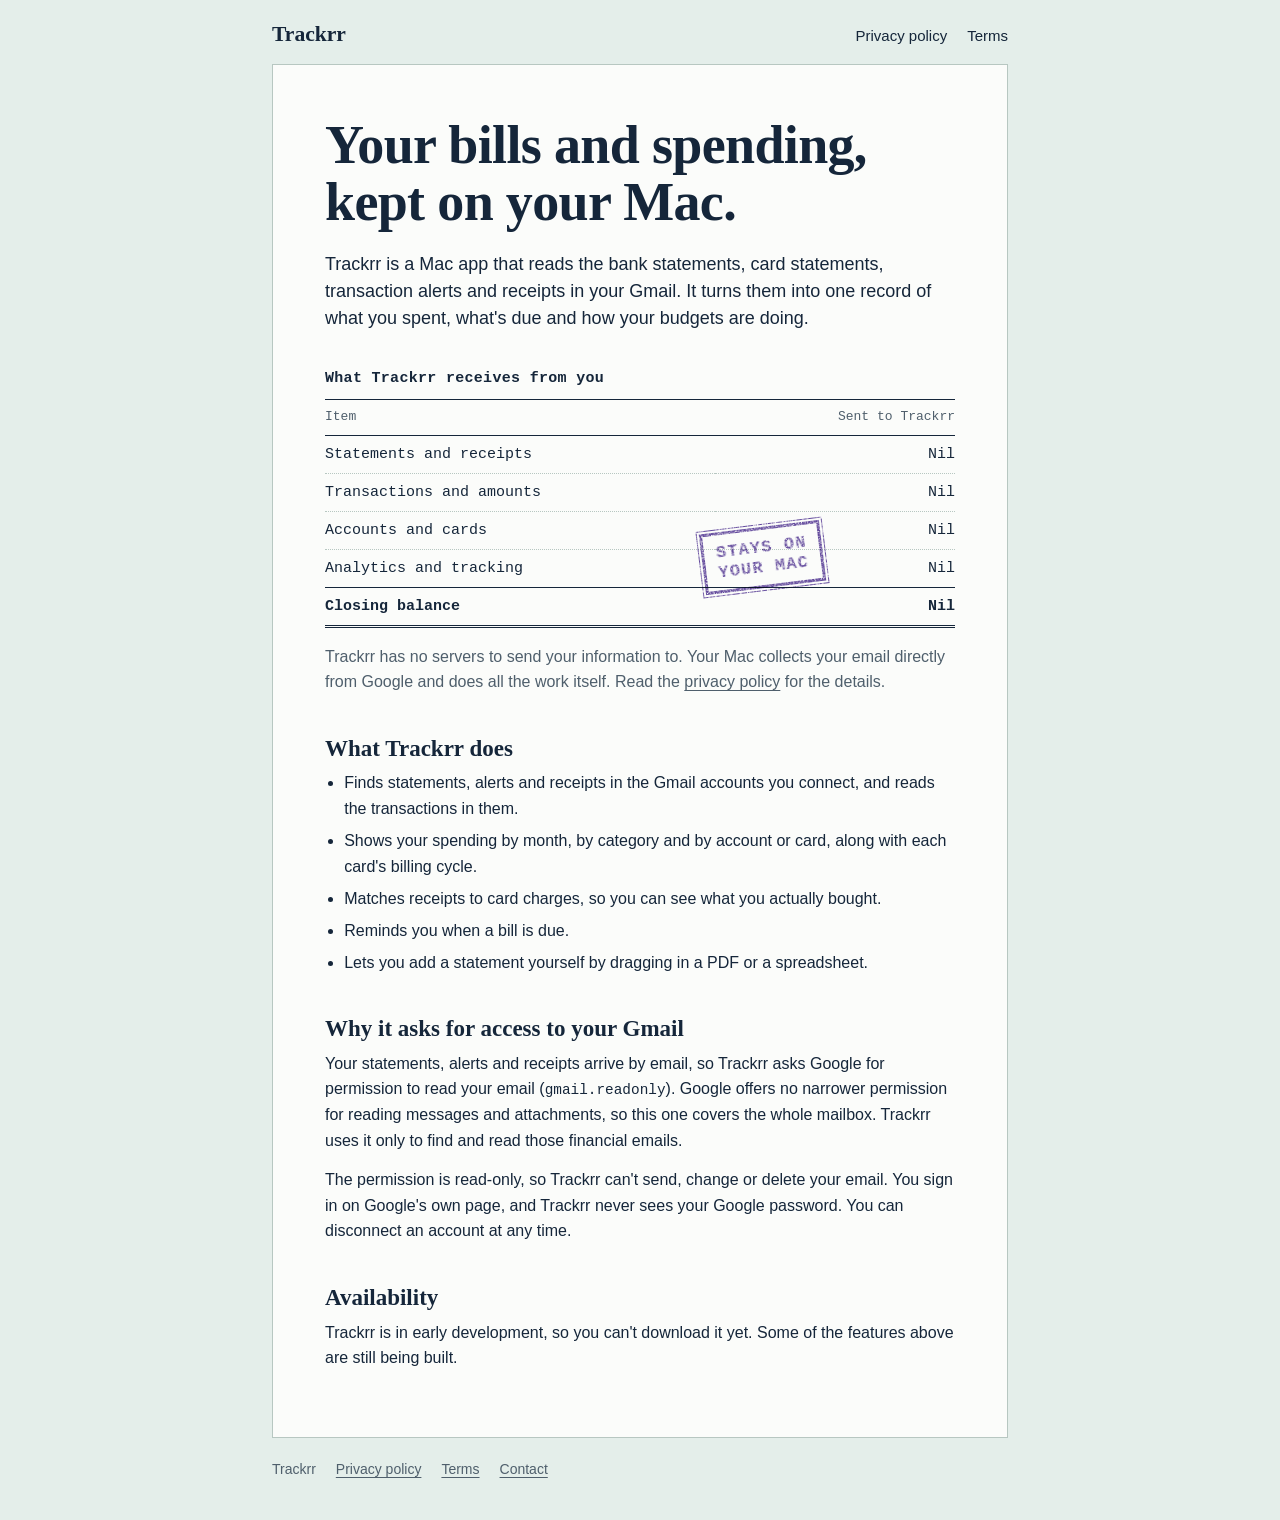
<file: index.html>
<!DOCTYPE html>
<html lang="en">
<head>
  <meta charset="utf-8">
  <meta name="viewport" content="width=device-width, initial-scale=1">
  <title>Trackrr: bills, spending and budgets on your Mac</title>
  <meta name="description" content="Trackrr is a Mac app that tracks your bills, spending and budgets from the statements, alerts and receipts in your Gmail. Your financial information stays on your Mac.">
  <link rel="icon" href="data:image/svg+xml,%3Csvg xmlns='http://www.w3.org/2000/svg' viewBox='0 0 32 32'%3E%3Crect x='3' y='3' width='26' height='26' fill='none' stroke='%234a2c8f' stroke-width='4'/%3E%3Cpath d='M10 11h12M16 11v12' stroke='%234a2c8f' stroke-width='4'/%3E%3C/svg%3E">
  <link rel="stylesheet" href="style.css">
</head>
<body>
  <header class="masthead">
    <a class="wordmark" href="./" aria-current="page">Trackrr</a>
    <nav aria-label="Main">
      <a href="privacy/">Privacy policy</a>
      <a href="terms/">Terms</a>
    </nav>
  </header>

  <main class="sheet">
    <h1>Your bills and spending, kept on your Mac.</h1>
    <p class="lede">Trackrr is a Mac app that reads the bank statements, card statements, transaction alerts and receipts in your Gmail. It turns them into one record of what you spent, what's due and how your budgets are doing.</p>

    <div class="statement">
      <table class="ledger">
        <caption>What Trackrr receives from you</caption>
        <thead>
          <tr><th scope="col">Item</th><th scope="col">Sent to Trackrr</th></tr>
        </thead>
        <tbody>
          <tr><td>Statements and receipts</td><td>Nil</td></tr>
          <tr><td>Transactions and amounts</td><td>Nil</td></tr>
          <tr><td>Accounts and cards</td><td>Nil</td></tr>
          <tr><td>Analytics and tracking</td><td>Nil</td></tr>
        </tbody>
        <tfoot>
          <tr><td>Closing balance</td><td>Nil</td></tr>
        </tfoot>
      </table>
      <p class="stamp">Stays on<br>your Mac</p>
    </div>
    <p class="note">Trackrr has no servers to send your information to. Your Mac collects your email directly from Google and does all the work itself. Read the <a href="privacy/">privacy policy</a> for the details.</p>

    <h2>What Trackrr does</h2>
    <ul>
      <li>Finds statements, alerts and receipts in the Gmail accounts you connect, and reads the transactions in them.</li>
      <li>Shows your spending by month, by category and by account or card, along with each card's billing cycle.</li>
      <li>Matches receipts to card charges, so you can see what you actually bought.</li>
      <li>Reminds you when a bill is due.</li>
      <li>Lets you add a statement yourself by dragging in a PDF or a spreadsheet.</li>
    </ul>

    <h2>Why it asks for access to your Gmail</h2>
    <p>Your statements, alerts and receipts arrive by email, so Trackrr asks Google for permission to read your email (<code>gmail.readonly</code>). Google offers no narrower permission for reading messages and attachments, so this one covers the whole mailbox. Trackrr uses it only to find and read those financial emails.</p>
    <p>The permission is read-only, so Trackrr can't send, change or delete your email. You sign in on Google's own page, and Trackrr never sees your Google password. You can disconnect an account at any time.</p>

    <h2>Availability</h2>
    <p>Trackrr is in early development, so you can't download it yet. Some of the features above are still being built.</p>
  </main>

  <footer class="colophon">
    <span>Trackrr</span>
    <a href="privacy/">Privacy policy</a>
    <a href="terms/">Terms</a>
    <a href="https://github.com/bishwarup307/trackrr-site/issues">Contact</a>
  </footer>

  <!-- Uneven ink for the stamp. If a browser ignores this, the stamp simply prints solid. -->
  <svg width="0" height="0" style="position: absolute" aria-hidden="true" focusable="false">
    <filter id="ink" x="-5%" y="-5%" width="110%" height="110%">
      <feTurbulence type="fractalNoise" baseFrequency="0.85" numOctaves="2" seed="7" result="grain"/>
      <feColorMatrix in="grain" type="matrix" values="0 0 0 0 0  0 0 0 0 0  0 0 0 0 0  0 0 0 -3.2 2.45" result="gaps"/>
      <feComposite in="SourceGraphic" in2="gaps" operator="in"/>
    </filter>
  </svg>
</body>
</html>
</file>
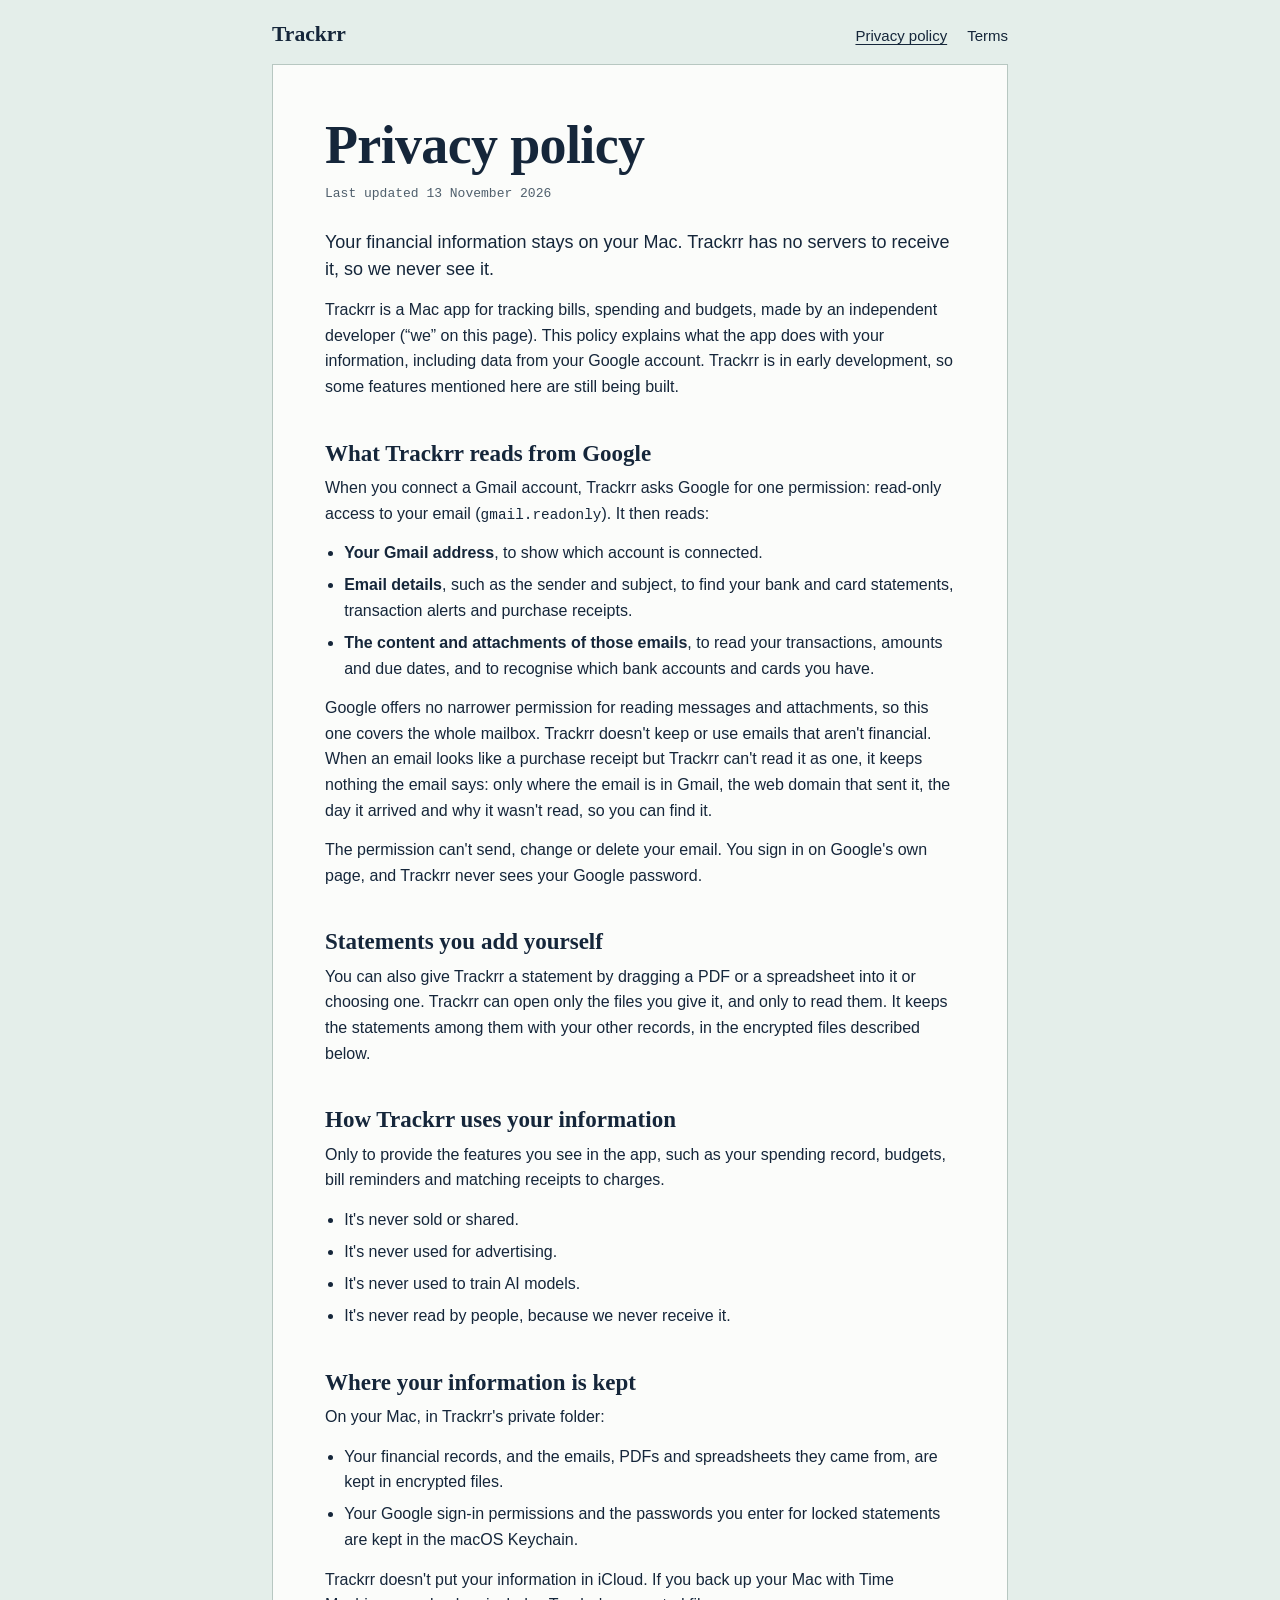
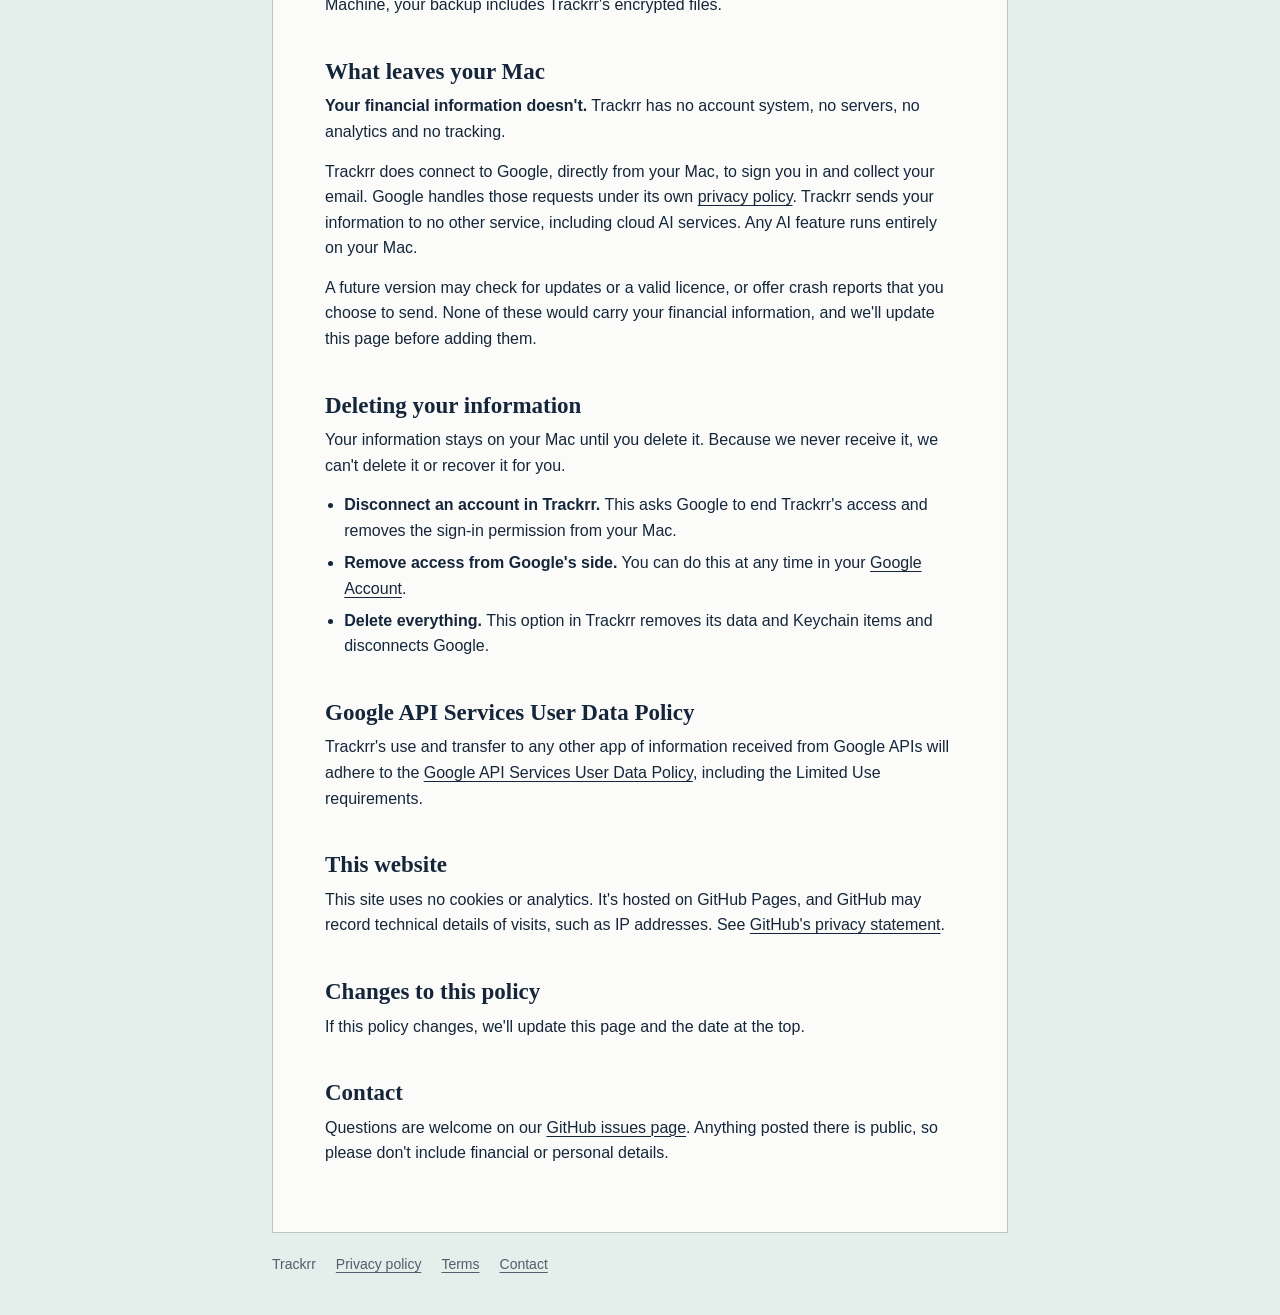
<file: privacy/index.html>
<!DOCTYPE html>
<html lang="en">
<head>
  <meta charset="utf-8">
  <meta name="viewport" content="width=device-width, initial-scale=1">
  <title>Privacy policy | Trackrr</title>
  <meta name="description" content="How Trackrr, a Mac app for tracking bills and spending, handles your information and your Google data. Your financial information stays on your Mac.">
  <link rel="icon" href="data:image/svg+xml,%3Csvg xmlns='http://www.w3.org/2000/svg' viewBox='0 0 32 32'%3E%3Crect x='3' y='3' width='26' height='26' fill='none' stroke='%234a2c8f' stroke-width='4'/%3E%3Cpath d='M10 11h12M16 11v12' stroke='%234a2c8f' stroke-width='4'/%3E%3C/svg%3E">
  <link rel="stylesheet" href="../style.css">
</head>
<body>
  <header class="masthead">
    <a class="wordmark" href="../">Trackrr</a>
    <nav aria-label="Main">
      <a href="./" aria-current="page">Privacy policy</a>
      <a href="../terms/">Terms</a>
    </nav>
  </header>

  <main class="sheet">
    <h1>Privacy policy</h1>
    <p class="dated">Last updated 13 November 2026</p>

    <p class="lede">Your financial information stays on your Mac. Trackrr has no servers to receive it, so we never see it.</p>
    <p>Trackrr is a Mac app for tracking bills, spending and budgets, made by an independent developer (“we” on this page). This policy explains what the app does with your information, including data from your Google account. Trackrr is in early development, so some features mentioned here are still being built.</p>

    <h2>What Trackrr reads from Google</h2>
    <p>When you connect a Gmail account, Trackrr asks Google for one permission: read-only access to your email (<code>gmail.readonly</code>). It then reads:</p>
    <ul>
      <li><strong>Your Gmail address</strong>, to show which account is connected.</li>
      <li><strong>Email details</strong>, such as the sender and subject, to find your bank and card statements, transaction alerts and purchase receipts.</li>
      <li><strong>The content and attachments of those emails</strong>, to read your transactions, amounts and due dates, and to recognise which bank accounts and cards you have.</li>
    </ul>
    <p>Google offers no narrower permission for reading messages and attachments, so this one covers the whole mailbox. Trackrr doesn't keep or use emails that aren't financial. When an email looks like a purchase receipt but Trackrr can't read it as one, it keeps nothing the email says: only where the email is in Gmail, the web domain that sent it, the day it arrived and why it wasn't read, so you can find it.</p>
    <p>The permission can't send, change or delete your email. You sign in on Google's own page, and Trackrr never sees your Google password.</p>

    <h2>Statements you add yourself</h2>
    <p>You can also give Trackrr a statement by dragging a PDF or a spreadsheet into it or choosing one. Trackrr can open only the files you give it, and only to read them. It keeps the statements among them with your other records, in the encrypted files described below.</p>

    <h2>How Trackrr uses your information</h2>
    <p>Only to provide the features you see in the app, such as your spending record, budgets, bill reminders and matching receipts to charges.</p>
    <ul>
      <li>It's never sold or shared.</li>
      <li>It's never used for advertising.</li>
      <li>It's never used to train AI models.</li>
      <li>It's never read by people, because we never receive it.</li>
    </ul>

    <h2>Where your information is kept</h2>
    <p>On your Mac, in Trackrr's private folder:</p>
    <ul>
      <li>Your financial records, and the emails, PDFs and spreadsheets they came from, are kept in encrypted files.</li>
      <li>Your Google sign-in permissions and the passwords you enter for locked statements are kept in the macOS Keychain.</li>
    </ul>
    <p>Trackrr doesn't put your information in iCloud. If you back up your Mac with Time Machine, your backup includes Trackrr's encrypted files.</p>

    <h2>What leaves your Mac</h2>
    <p><strong>Your financial information doesn't.</strong> Trackrr has no account system, no servers, no analytics and no tracking.</p>
    <p>Trackrr does connect to Google, directly from your Mac, to sign you in and collect your email. Google handles those requests under its own <a href="https://policies.google.com/privacy">privacy policy</a>. Trackrr sends your information to no other service, including cloud AI services. Any AI feature runs entirely on your Mac.</p>
    <p>A future version may check for updates or a valid licence, or offer crash reports that you choose to send. None of these would carry your financial information, and we'll update this page before adding them.</p>

    <h2>Deleting your information</h2>
    <p>Your information stays on your Mac until you delete it. Because we never receive it, we can't delete it or recover it for you.</p>
    <ul>
      <li><strong>Disconnect an account in Trackrr.</strong> This asks Google to end Trackrr's access and removes the sign-in permission from your Mac.</li>
      <li><strong>Remove access from Google's side.</strong> You can do this at any time in your <a href="https://myaccount.google.com/permissions">Google Account</a>.</li>
      <li><strong>Delete everything.</strong> This option in Trackrr removes its data and Keychain items and disconnects Google.</li>
    </ul>

    <h2>Google API Services User Data Policy</h2>
    <p>Trackrr's use and transfer to any other app of information received from Google APIs will adhere to the <a href="https://developers.google.com/terms/api-services-user-data-policy">Google API Services User Data Policy</a>, including the Limited Use requirements.</p>

    <h2>This website</h2>
    <p>This site uses no cookies or analytics. It's hosted on GitHub Pages, and GitHub may record technical details of visits, such as IP addresses. See <a href="https://docs.github.com/en/site-policy/privacy-policies/github-general-privacy-statement">GitHub's privacy statement</a>.</p>

    <h2>Changes to this policy</h2>
    <p>If this policy changes, we'll update this page and the date at the top.</p>

    <h2>Contact</h2>
    <p>Questions are welcome on our <a href="https://github.com/bishwarup307/trackrr-site/issues">GitHub issues page</a>. Anything posted there is public, so please don't include financial or personal details.</p>
  </main>

  <footer class="colophon">
    <span>Trackrr</span>
    <a href="./" aria-current="page">Privacy policy</a>
    <a href="../terms/">Terms</a>
    <a href="https://github.com/bishwarup307/trackrr-site/issues">Contact</a>
  </footer>
</body>
</html>
</file>
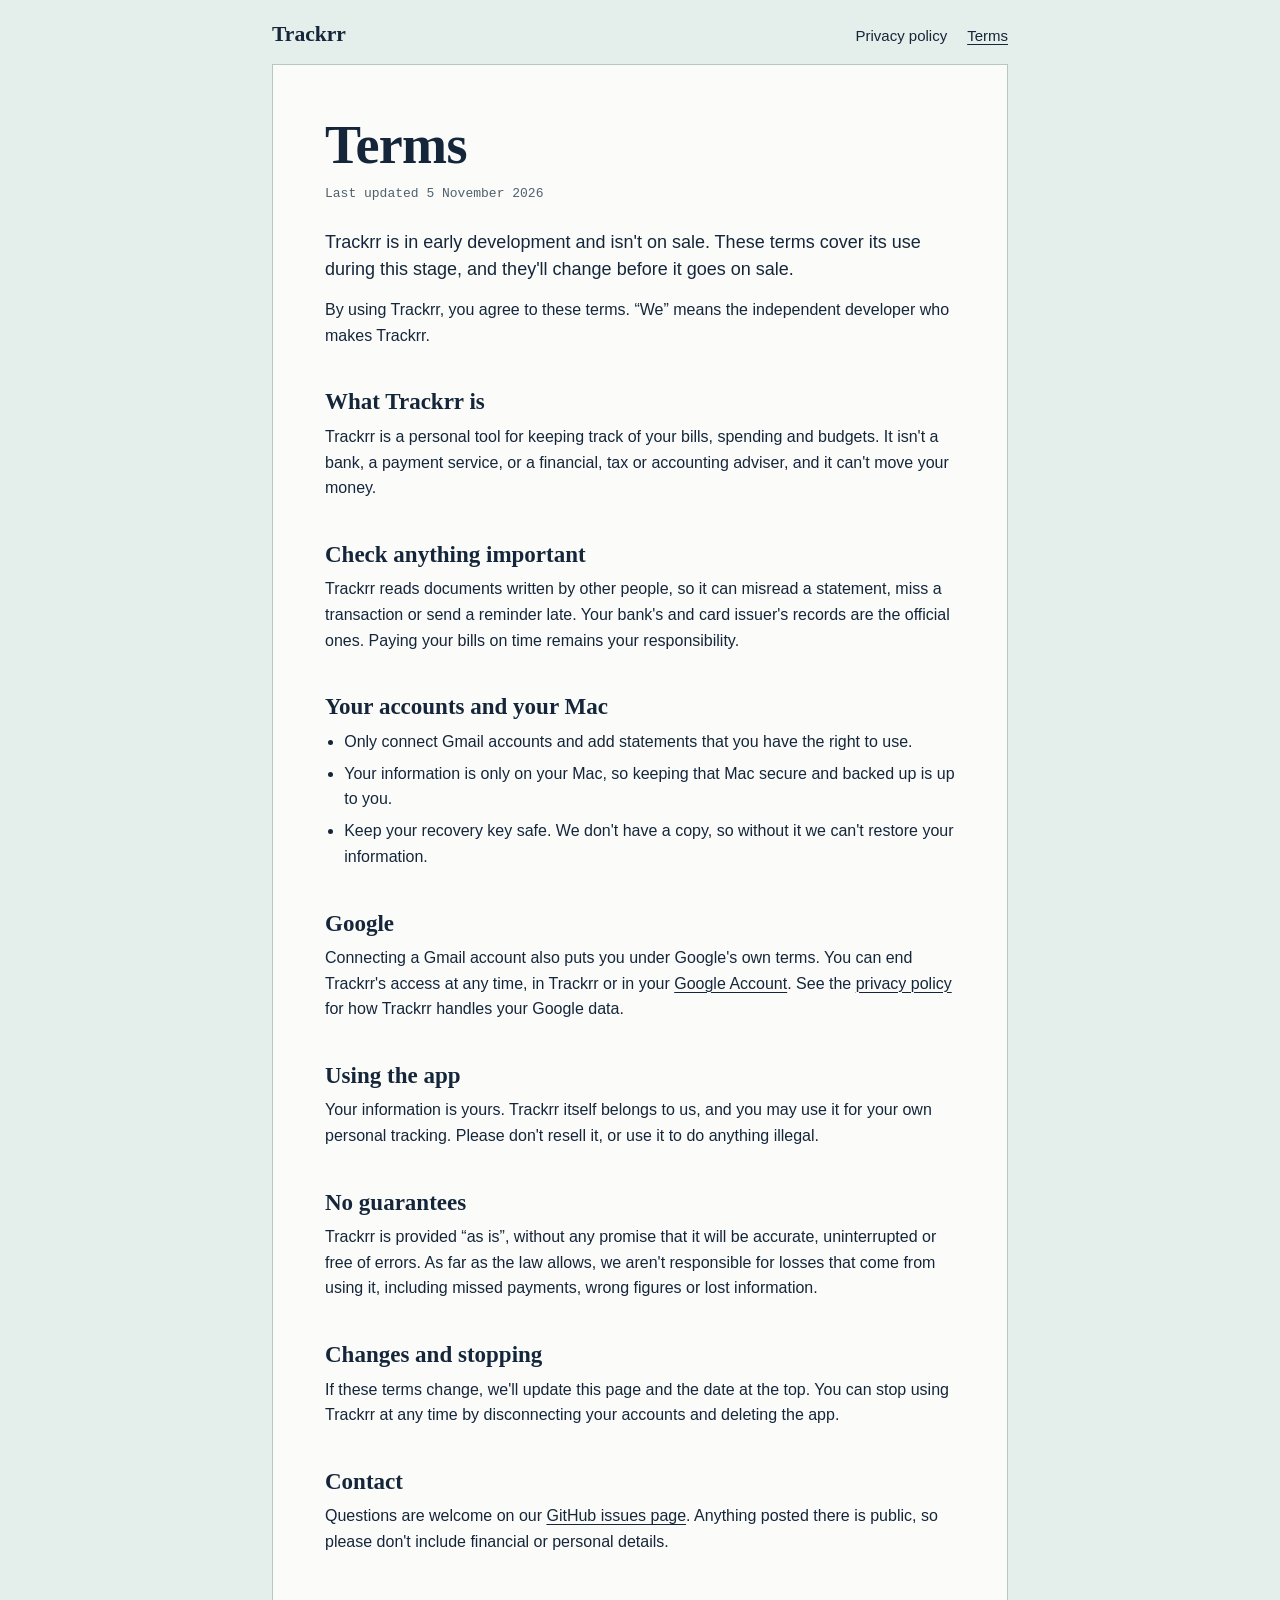
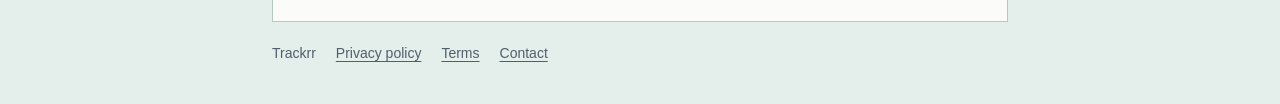
<file: terms/index.html>
<!DOCTYPE html>
<html lang="en">
<head>
  <meta charset="utf-8">
  <meta name="viewport" content="width=device-width, initial-scale=1">
  <title>Terms | Trackrr</title>
  <meta name="description" content="The terms for using Trackrr, a Mac app for tracking bills, spending and budgets.">
  <link rel="icon" href="data:image/svg+xml,%3Csvg xmlns='http://www.w3.org/2000/svg' viewBox='0 0 32 32'%3E%3Crect x='3' y='3' width='26' height='26' fill='none' stroke='%234a2c8f' stroke-width='4'/%3E%3Cpath d='M10 11h12M16 11v12' stroke='%234a2c8f' stroke-width='4'/%3E%3C/svg%3E">
  <link rel="stylesheet" href="../style.css">
</head>
<body>
  <header class="masthead">
    <a class="wordmark" href="../">Trackrr</a>
    <nav aria-label="Main">
      <a href="../privacy/">Privacy policy</a>
      <a href="./" aria-current="page">Terms</a>
    </nav>
  </header>

  <main class="sheet">
    <h1>Terms</h1>
    <p class="dated">Last updated 5 November 2026</p>

    <p class="lede">Trackrr is in early development and isn't on sale. These terms cover its use during this stage, and they'll change before it goes on sale.</p>
    <p>By using Trackrr, you agree to these terms. “We” means the independent developer who makes Trackrr.</p>

    <h2>What Trackrr is</h2>
    <p>Trackrr is a personal tool for keeping track of your bills, spending and budgets. It isn't a bank, a payment service, or a financial, tax or accounting adviser, and it can't move your money.</p>

    <h2>Check anything important</h2>
    <p>Trackrr reads documents written by other people, so it can misread a statement, miss a transaction or send a reminder late. Your bank's and card issuer's records are the official ones. Paying your bills on time remains your responsibility.</p>

    <h2>Your accounts and your Mac</h2>
    <ul>
      <li>Only connect Gmail accounts and add statements that you have the right to use.</li>
      <li>Your information is only on your Mac, so keeping that Mac secure and backed up is up to you.</li>
      <li>Keep your recovery key safe. We don't have a copy, so without it we can't restore your information.</li>
    </ul>

    <h2>Google</h2>
    <p>Connecting a Gmail account also puts you under Google's own terms. You can end Trackrr's access at any time, in Trackrr or in your <a href="https://myaccount.google.com/permissions">Google Account</a>. See the <a href="../privacy/">privacy policy</a> for how Trackrr handles your Google data.</p>

    <h2>Using the app</h2>
    <p>Your information is yours. Trackrr itself belongs to us, and you may use it for your own personal tracking. Please don't resell it, or use it to do anything illegal.</p>

    <h2>No guarantees</h2>
    <p>Trackrr is provided “as is”, without any promise that it will be accurate, uninterrupted or free of errors. As far as the law allows, we aren't responsible for losses that come from using it, including missed payments, wrong figures or lost information.</p>

    <h2>Changes and stopping</h2>
    <p>If these terms change, we'll update this page and the date at the top. You can stop using Trackrr at any time by disconnecting your accounts and deleting the app.</p>

    <h2>Contact</h2>
    <p>Questions are welcome on our <a href="https://github.com/bishwarup307/trackrr-site/issues">GitHub issues page</a>. Anything posted there is public, so please don't include financial or personal details.</p>
  </main>

  <footer class="colophon">
    <span>Trackrr</span>
    <a href="../privacy/">Privacy policy</a>
    <a href="./" aria-current="page">Terms</a>
    <a href="https://github.com/bishwarup307/trackrr-site/issues">Contact</a>
  </footer>
</body>
</html>
</file>
<file: style.css>
/* Trackrr's public pages. Styled after a printed bank statement on tinted cheque paper.
   System fonts only, so a visit makes no request to anyone but the host. */

:root {
  color-scheme: light;
  --paper: #e4eeea;
  --sheet: #fbfcfa;
  --ink: #15263a;
  --muted: #4f5f6c;
  --rule: #b7c7c1;
  --stamp: #4a2c8f;
  --display: "Iowan Old Style", "Palatino Linotype", Palatino, "Book Antiqua", Georgia, serif;
  --body: -apple-system, BlinkMacSystemFont, "Segoe UI", Roboto, "Helvetica Neue", Arial, sans-serif;
  --data: ui-monospace, "SF Mono", Menlo, Consolas, "Liberation Mono", monospace;
}

* {
  box-sizing: border-box;
}

body {
  margin: 0;
  background: var(--paper);
  color: var(--ink);
  font: 1rem/1.6 var(--body);
  -webkit-text-size-adjust: 100%;
}

a {
  color: inherit;
  text-underline-offset: 0.18em;
  text-decoration-thickness: 1px;
}

a:hover {
  color: var(--stamp);
}

a:focus-visible {
  outline: 2px solid var(--stamp);
  outline-offset: 3px;
}

code {
  font: 0.9em var(--data);
}

/* Page frame */

.masthead,
.colophon,
.sheet {
  width: min(100% - 2rem, 46rem);
  margin-inline: auto;
}

.masthead {
  display: flex;
  align-items: baseline;
  justify-content: space-between;
  gap: 1rem;
  padding-block: 1.5rem 1rem;
}

.wordmark {
  font: 600 1.35rem/1 var(--display);
  text-decoration: none;
}

.masthead nav {
  display: flex;
  gap: 1.25rem;
  font-size: 0.9375rem;
}

.masthead nav a {
  text-decoration: none;
}

.masthead nav a:hover,
.masthead nav a[aria-current="page"] {
  text-decoration: underline;
}

.sheet {
  padding: clamp(1.5rem, 6vw, 3.25rem);
  background: var(--sheet);
  border: 1px solid var(--rule);
}

.colophon {
  display: flex;
  flex-wrap: wrap;
  gap: 0.25rem 1.25rem;
  padding-block: 1.25rem 2.5rem;
  color: var(--muted);
  font-size: 0.875rem;
}

/* Type */

h1,
h2 {
  font-family: var(--display);
  font-weight: 600;
  text-wrap: balance;
}

h1 {
  margin: 0;
  font-size: clamp(2.25rem, 7vw, 3.375rem);
  line-height: 1.06;
  letter-spacing: -0.012em;
}

h2 {
  margin: 2.5rem 0 0.5rem;
  font-size: 1.4375rem;
  line-height: 1.2;
}

p,
ul {
  margin: 0 0 0.875rem;
}

ul {
  padding-left: 1.2rem;
}

li {
  margin-bottom: 0.4rem;
}

.lede {
  margin-top: 1.25rem;
  font-size: 1.125rem;
  line-height: 1.5;
}

.note {
  color: var(--muted);
}

.dated {
  margin-bottom: 1.75rem;
  margin-top: 0.75rem;
  color: var(--muted);
  font: 0.8125rem var(--data);
}

/* The statement of what Trackrr receives. Column heads, the double rule under the closing
   line and "Nil" are all how a bank prints one. */

.statement {
  position: relative;
  margin-block: 2.25rem 1rem;
}

.ledger {
  width: 100%;
  border-collapse: collapse;
  font: 0.9375rem/1.4 var(--data);
}

.ledger caption {
  padding-bottom: 0.625rem;
  font-weight: 700;
  letter-spacing: 0.02em;
  text-align: left;
}

.ledger th,
.ledger td {
  padding: 0.5rem 0;
  font-weight: 400;
  text-align: left;
  vertical-align: baseline;
}

.ledger td:last-child,
.ledger th:last-child {
  padding-left: 1rem;
  text-align: right;
  white-space: nowrap;
}

.ledger thead th {
  border-block: 1px solid var(--ink);
  color: var(--muted);
  font-size: 0.8125rem;
}

.ledger tbody tr + tr > * {
  border-top: 1px dotted var(--rule);
}

.ledger tfoot > tr > * {
  border-top: 1px solid var(--ink);
  border-bottom: 3px double var(--ink);
  font-weight: 700;
}

/* The one loud thing on the site: a branch's violet rubber stamp. */

.stamp {
  position: absolute;
  right: 21%;
  bottom: 2.5rem;
  margin: 0;
  padding: 0.5rem 0.75rem;
  border: 3px solid var(--stamp);
  outline: 1px solid var(--stamp);
  outline-offset: 2px;
  color: var(--stamp);
  font: 800 1.0625rem/1.15 var(--data);
  letter-spacing: 0.07em;
  text-align: center;
  text-transform: uppercase;
  transform: rotate(-7deg);
  opacity: 0.86;
  mix-blend-mode: multiply;
  filter: url("#ink");
  pointer-events: none;
}

@media (prefers-reduced-motion: no-preference) {
  .stamp {
    animation: stamp-down 0.26s cubic-bezier(0.3, 1.2, 0.5, 1) 0.45s backwards;
  }

  @keyframes stamp-down {
    from {
      opacity: 0;
      transform: rotate(-7deg) scale(1.55);
    }
  }
}

/* Too narrow for the stamp to sit beside the labels, so it lands under the statement. */
@media (max-width: 34rem) {
  .stamp {
    position: static;
    width: fit-content;
    margin: 1.25rem 0 0 auto;
  }
}

@media print {
  body {
    background: none;
  }

  .sheet {
    border: 0;
    padding: 0;
  }

  .stamp {
    animation: none;
  }
}
</file>
